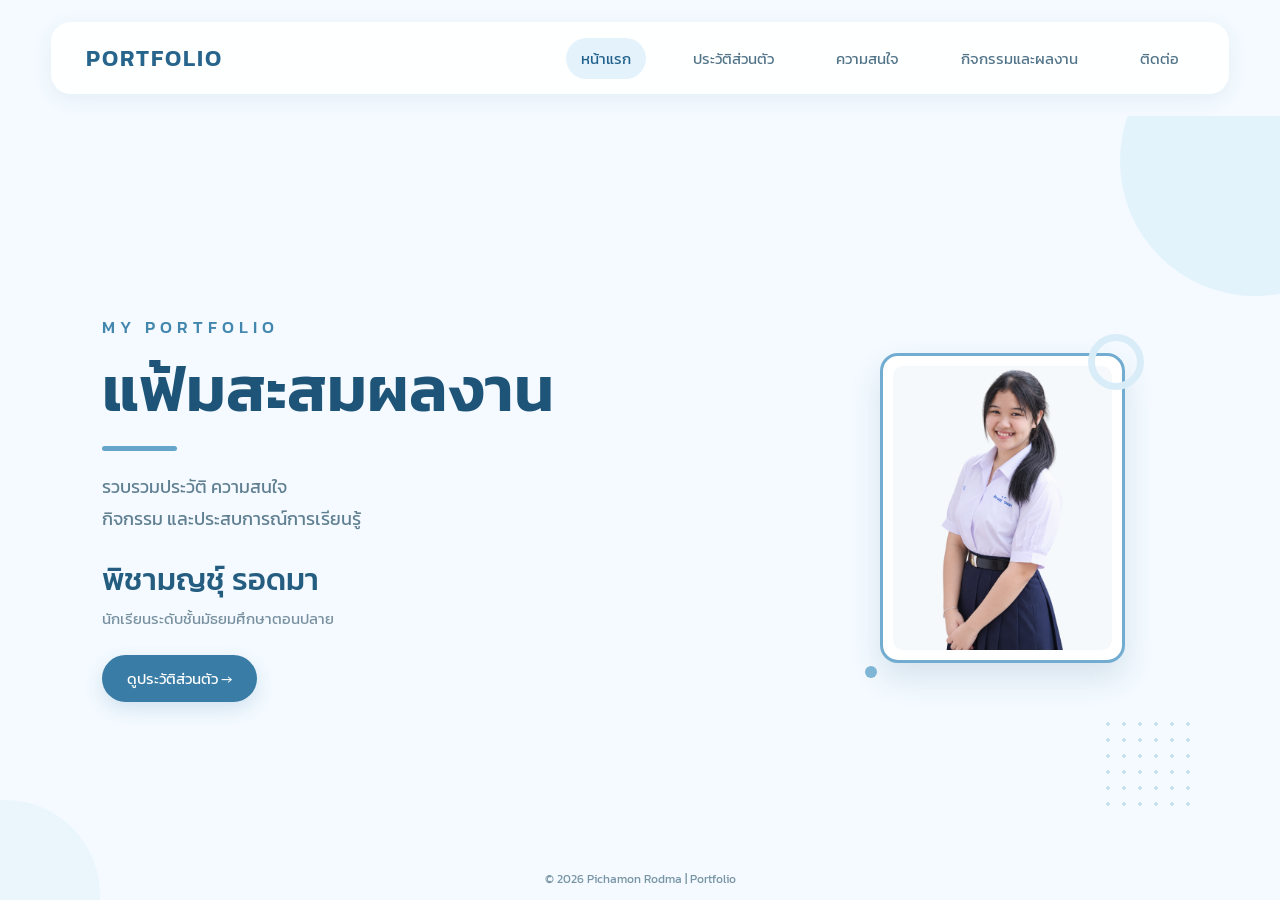
<file: index.html>
<!DOCTYPE html>

<html lang="th">

<head>

    <meta charset="UTF-8">

    <meta name="viewport" content="width=device-width, initial-scale=1.0">

    <title>Portfolio | พิชามญชุ์ รอดมา</title>

    <link rel="stylesheet"

          href="https://fonts.googleapis.com/css2?family=Kanit:wght@300;400;500;600;700&display=swap">

    <style>

        * {

            box-sizing: border-box;

        }

        body {

            margin: 0;

            font-family: "Kanit", sans-serif;

            background: #f4faff;

            color: #23577c;

        }

        /* =========================

           NAVBAR

        ========================= */

        .navbar {

            height: 72px;

            margin: 22px 4%;

            padding: 0 35px;

            display: flex;

            align-items: center;

            justify-content: space-between;

            background: rgba(255,255,255,0.95);

            border-radius: 20px;

            box-shadow: 0 5px 20px rgba(45, 100, 135, 0.08);

            position: relative;

            z-index: 10;

        }

        .logo {

            color: #28658c;

            text-decoration: none;

            font-size: 23px;

            font-weight: 600;

            letter-spacing: 2px;

        }

        nav {

            display: flex;

            align-items: center;

            gap: 32px;

        }

        nav a {

            color: #527489;

            text-decoration: none;

            font-size: 15px;

            padding: 9px 15px;

            border-radius: 25px;

            transition: 0.25s;

        }

        nav a:hover,

        nav a.active {

            color: #21618c;

            background: #e4f2fc;

        }

        /* =========================

           COVER

        ========================= */

        .cover {

            min-height: calc(100vh - 116px);

            position: relative;

            overflow: hidden;

            display: flex;

            align-items: center;

            padding: 50px 8%;

        }

        .cover-content {

            width: 100%;

            max-width: 1100px;

            margin: auto;

            display: flex;

            align-items: center;

            justify-content: space-between;

            gap: 70px;

            position: relative;

            z-index: 2;

        }

        /* =========================

           LEFT TEXT

        ========================= */

        .cover-text {

            flex: 1;

            max-width: 600px;

        }

        .small-title {

            margin: 0 0 12px;

            color: #4387ae;

            font-size: 17px;

            font-weight: 500;

            letter-spacing: 5px;

        }

        .cover-text h1 {

            margin: 0;

            color: #1e5478;

            font-size: clamp(45px, 5vw, 65px);

            line-height: 1.15;

            font-weight: 600;

        }

        .line {

            width: 75px;

            height: 5px;

            margin: 20px 0;

            background: #65a5ca;

            border-radius: 10px;

        }

        .welcome {

            margin: 0 0 20px;

            color: #607f91;

            font-size: 18px;

            line-height: 1.8;

        }

        .cover-text h2 {

            margin: 0;

            color: #245d80;

            font-size: 31px;

            font-weight: 500;

        }

        .student {

            margin: 5px 0 25px;

            color: #78909f;

            font-size: 15px;

        }

        /* =========================

           BUTTON

        ========================= */

        .cover-button {

            display: inline-block;

            padding: 12px 25px;

            background: #397ca5;

            color: white;

            text-decoration: none;

            border-radius: 30px;

            font-size: 15px;

            box-shadow: 0 7px 18px rgba(57,124,165,0.18);

            transition: 0.25s;

        }

        .cover-button:hover {

            background: #28678d;

            transform: translateY(-2px);

        }

        /* =========================

           PHOTO

        ========================= */

        .cover-photo {

            width: 350px;

            display: flex;

            justify-content: center;

            align-items: center;

            position: relative;

        }

        .photo-frame {

            width: 245px;

            height: 310px;

            padding: 10px;

            background: white;

            border: 3px solid #72acd0;

            border-radius: 18px;

            box-shadow:

                0 15px 30px rgba(45, 100, 135, 0.15);

            position: relative;

        }

        .photo-frame img {

            width: 100%;

            height: 100%;

            display: block;

            /* สำคัญมาก

               รูปจะไม่โดนตัด */

            object-fit: contain;

            object-position: center;

            border-radius: 10px;

            background: #f5f9fc;

        }

        /* =========================

           เรียบ ๆ ตกแต่งข้างรูป

        ========================= */

        .photo-frame::before {

            content: "";

            position: absolute;

            width: 42px;

            height: 42px;

            border-radius: 50%;

            border: 7px solid #d9edf8;

            top: -22px;

            right: -22px;

        }

        .photo-frame::after {

            content: "";

            position: absolute;

            width: 12px;

            height: 12px;

            border-radius: 50%;

            background: #7fb6d6;

            bottom: -18px;

            left: -18px;

        }

        /* =========================

           BACKGROUND DECORATION

           เรียบ ๆ

        ========================= */

        .decor-circle-1 {

            position: absolute;

            width: 270px;

            height: 270px;

            border-radius: 50%;

            background: #e3f3fc;

            right: -110px;

            top: -90px;

            z-index: 0;

        }

        .decor-circle-2 {

            position: absolute;

            width: 190px;

            height: 190px;

            border-radius: 50%;

            background: #eaf6fc;

            left: -90px;

            bottom: -90px;

            z-index: 0;

        }

        .dots {

            position: absolute;

            width: 90px;

            height: 90px;

            right: 7%;

            bottom: 12%;

            background-image:

                radial-gradient(#78afd0 2px, transparent 2px);

            background-size: 16px 16px;

            opacity: 0.35;

        }

        /* =========================

           FOOTER

        ========================= */

        footer {

            position: absolute;

            bottom: 12px;

            left: 0;

            right: 0;

            text-align: center;

            color: #7895a5;

            font-size: 12px;

        }

        /* =========================

           MOBILE

        ========================= */

        @media (max-width: 850px) {

            .navbar {

                height: auto;

                margin: 12px;

                padding: 15px;

                flex-direction: column;

                gap: 10px;

            }

            nav {

                gap: 5px;

                flex-wrap: wrap;

                justify-content: center;

            }

            nav a {

                font-size: 12px;

                padding: 7px 10px;

            }

            .cover {

                min-height: calc(100vh - 150px);

                padding: 35px 20px 70px;

            }

            .cover-content {

                flex-direction: column-reverse;

                gap: 30px;

                text-align: center;

            }

            .cover-text {

                max-width: 100%;

            }

            .small-title {

                font-size: 14px;

            }

            .cover-text h1 {

                font-size: 42px;

            }

            .line {

                margin: 18px auto;

            }

            .cover-text h2 {

                font-size: 27px;

            }

            .cover-photo {

                width: 100%;

            }

            .photo-frame {

                width: 195px;

                height: 245px;

            }

            footer {

                bottom: 7px;

            }

        }

    </style>

</head>

<body>

<!-- =========================

     MENU

========================= -->

<header class="navbar">

    <a href="index.html" class="logo">

        PORTFOLIO

    </a>

    <nav>

        <a href="index.html" class="active">

            หน้าแรก

        </a>

        <a href="profile.html">

            ประวัติส่วนตัว

        </a>

        <a href="interest.html">

            ความสนใจ

        </a>

        <a href="activities.html">

            กิจกรรมและผลงาน

        </a>

        <a href="contact.html">

            ติดต่อ

        </a>

    </nav>

</header>

<!-- =========================

     หน้าปก

========================= -->

<main class="cover">

    <!-- ตกแต่งพื้นหลัง -->

    <div class="decor-circle-1"></div>

    <div class="decor-circle-2"></div>

    <div class="dots"></div>

    <div class="cover-content">

        <!-- ข้อความด้านซ้าย -->

        <section class="cover-text">

            <p class="small-title">

                MY PORTFOLIO

            </p>

            <h1>

                แฟ้มสะสมผลงาน

            </h1>

            <div class="line"></div>

            <p class="welcome">

                รวบรวมประวัติ ความสนใจ<br>

                กิจกรรม และประสบการณ์การเรียนรู้

            </p>

            <h2>

                พิชามญชุ์ รอดมา

            </h2>

            <p class="student">

                นักเรียนระดับชั้นมัธยมศึกษาตอนปลาย

            </p>

            <a href="profile.html" class="cover-button">

                ดูประวัติส่วนตัว →

            </a>

        </section>

        <!-- รูปด้านขวา -->

        <section class="cover-photo">

            <div class="photo-frame">

                <img

                    src="71C32957-C1D7-4CF0-8DD6-E4A524ECE2E8.png"

                    alt="รูปโปรไฟล์"

                >

            </div>

        </section>

    </div>

    <footer>

        © 2026 Pichamon Rodma | Portfolio

    </footer>

</main>

</body>

</html>
</file>
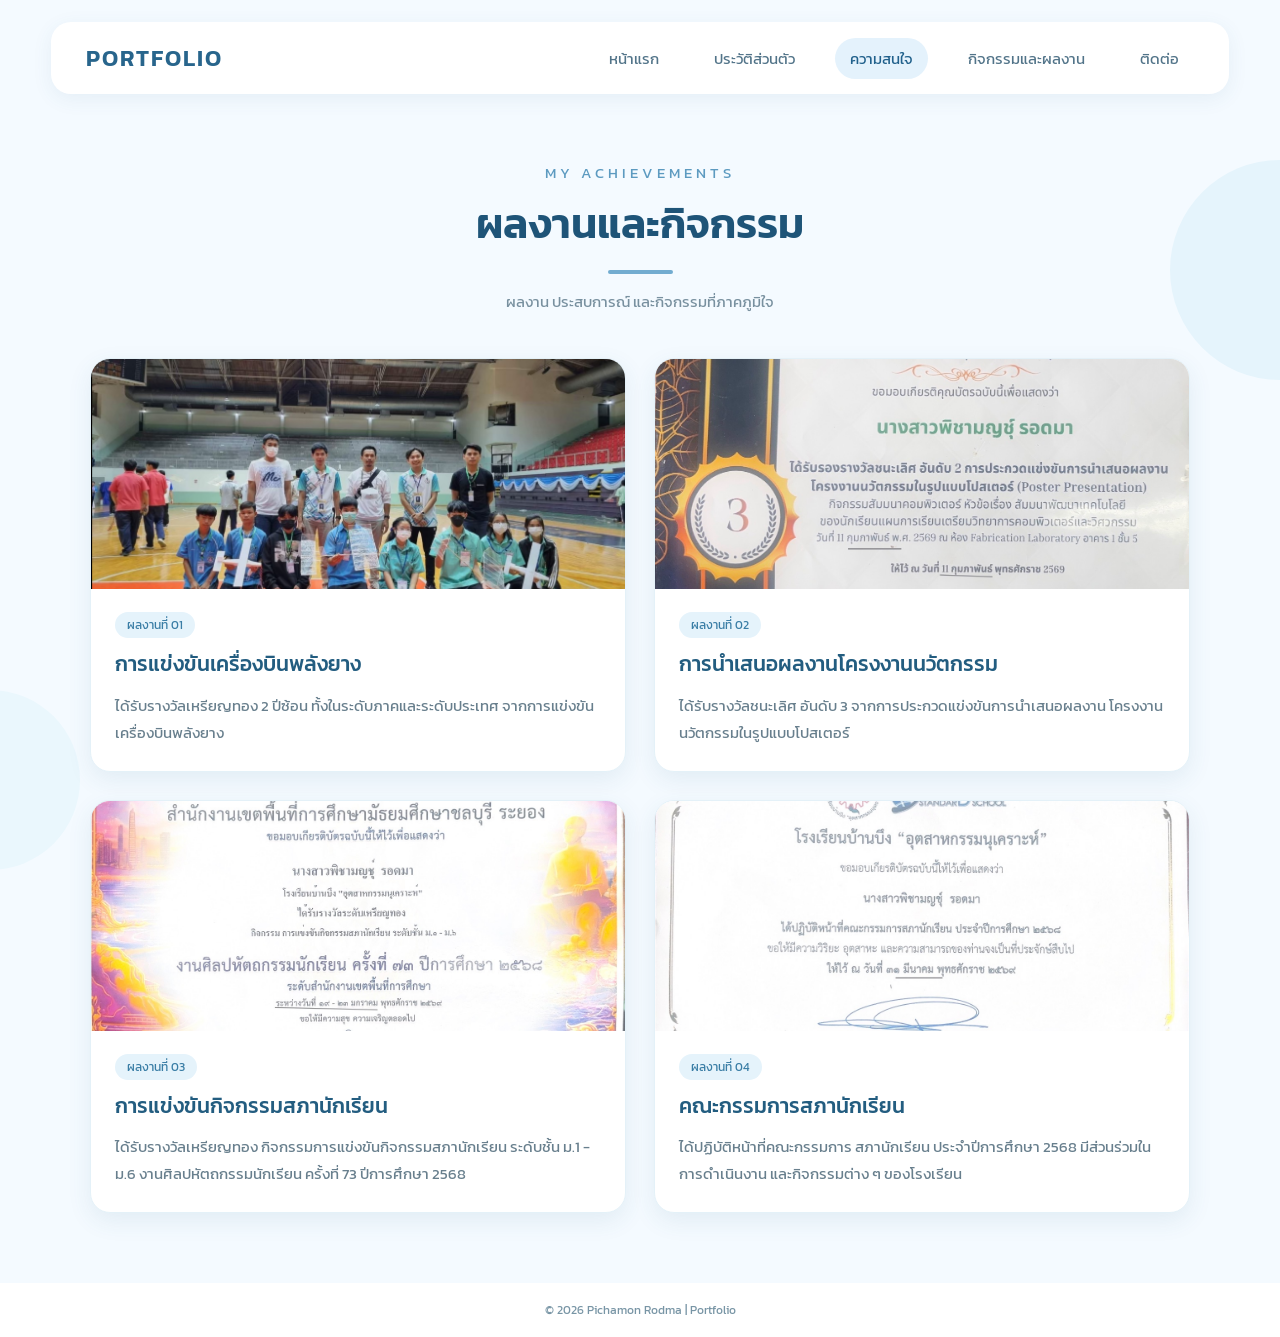
<file: activities.html>
<!DOCTYPE html>

<html lang="th">

<head>

    <meta charset="UTF-8">

    <meta name="viewport" content="width=device-width, initial-scale=1.0">

    <title>ผลงานและกิจกรรม | พิชามญชุ์ รอดมา</title>

    <link rel="stylesheet"

          href="https://fonts.googleapis.com/css2?family=Kanit:wght@300;400;500;600;700&display=swap">

    <style>

        * {

            box-sizing: border-box;

        }

        body {

            margin: 0;

            font-family: "Kanit", sans-serif;

            background: #f4faff;

            color: #245d80;

        }

        /* ================= NAVBAR ================= */

        .navbar {

            height: 72px;

            margin: 22px 4%;

            padding: 0 35px;

            display: flex;

            align-items: center;

            justify-content: space-between;

            background: white;

            border-radius: 20px;

            box-shadow: 0 5px 20px rgba(45, 100, 135, 0.08);

            position: relative;

            z-index: 10;

        }

        .logo {

            color: #28658c;

            text-decoration: none;

            font-size: 23px;

            font-weight: 600;

            letter-spacing: 2px;

        }

        nav {

            display: flex;

            align-items: center;

            gap: 25px;

        }

        nav a {

            color: #527489;

            text-decoration: none;

            font-size: 15px;

            padding: 9px 15px;

            border-radius: 25px;

            transition: 0.25s;

        }

        nav a:hover,

        nav a.active {

            color: #21618c;

            background: #e4f2fc;

        }

        /* ================= HEADER ================= */

        .page-header {

            text-align: center;

            padding: 45px 20px 25px;

        }

        .page-header p {

            margin: 0 0 8px;

            color: #5c9ac0;

            font-size: 15px;

            letter-spacing: 4px;

        }

        .page-header h1 {

            margin: 0;

            color: #1e5478;

            font-size: 42px;

            font-weight: 600;

        }

        .page-line {

            width: 65px;

            height: 4px;

            margin: 15px auto;

            background: #72acd0;

            border-radius: 10px;

        }

        .page-header span {

            color: #78909f;

            font-size: 15px;

        }

        /* ================= CONTENT ================= */

        .activities {

            width: 90%;

            max-width: 1100px;

            margin: 20px auto 70px;

            display: grid;

            grid-template-columns: repeat(2, 1fr);

            gap: 28px;

            position: relative;

        }

        /* ================= CARD ================= */

        .activity-card {

            background: white;

            border-radius: 20px;

            overflow: hidden;

            box-shadow: 0 8px 25px rgba(45, 100, 135, 0.09);

            border: 1px solid #e4f1f8;

            transition: 0.25s;

        }

        .activity-card:hover {

            transform: translateY(-5px);

            box-shadow: 0 15px 30px rgba(45, 100, 135, 0.14);

        }

        /* ================= IMAGE ================= */

        .activity-image {

            width: 100%;

            height: 230px;

            display: block;

            object-fit: cover;

            background: #eaf5fb;

        }

        /* ================= TEXT ================= */

        .activity-content {

            padding: 22px 24px 25px;

        }

        .number {

            display: inline-block;

            padding: 4px 12px;

            margin-bottom: 10px;

            background: #e5f3fb;

            color: #397da5;

            border-radius: 20px;

            font-size: 12px;

        }

        .activity-content h2 {

            margin: 0 0 12px;

            color: #235d80;

            font-size: 21px;

            font-weight: 500;

            line-height: 1.5;

        }

        .activity-content p {

            margin: 0;

            color: #687f8d;

            font-size: 15px;

            line-height: 1.8;

        }

        /* ================= DECORATION ================= */

        .decor-1 {

            position: fixed;

            width: 220px;

            height: 220px;

            border-radius: 50%;

            background: #e5f4fc;

            right: -110px;

            top: 160px;

            z-index: -1;

        }

        .decor-2 {

            position: fixed;

            width: 180px;

            height: 180px;

            border-radius: 50%;

            background: #eaf7fd;

            left: -100px;

            bottom: 30px;

            z-index: -1;

        }

        /* ================= FOOTER ================= */

        footer {

            text-align: center;

            padding: 18px;

            background: white;

            color: #7895a5;

            font-size: 12px;

        }

        /* ================= MOBILE ================= */

        @media (max-width: 800px) {

            .navbar {

                height: auto;

                margin: 12px;

                padding: 15px;

                flex-direction: column;

                gap: 10px;

            }

            nav {

                gap: 4px;

                flex-wrap: wrap;

                justify-content: center;

            }

            nav a {

                font-size: 12px;

                padding: 7px 9px;

            }

            .page-header {

                padding-top: 30px;

            }

            .page-header h1 {

                font-size: 34px;

            }

            .activities {

                grid-template-columns: 1fr;

                width: 92%;

                gap: 20px;

            }

            .activity-image {

                height: 220px;

            }

        }

    </style>

</head>

<body>

<!-- ================= NAVBAR ================= -->

<header class="navbar">

    <a href="index.html" class="logo">

        PORTFOLIO

    </a>

    <nav>

        <a href="index.html">

            หน้าแรก

        </a>

        <a href="profile.html">

            ประวัติส่วนตัว

        </a>

        <a href="interest.html" class="active">

            ความสนใจ

        </a>

        <a href="activities.html">

            กิจกรรมและผลงาน

        </a>

        <a href="contact.html">

            ติดต่อ

        </a>

    </nav>

</header>

<!-- ================= DECORATION ================= -->

<div class="decor-1"></div>

<div class="decor-2"></div>

<!-- ================= HEADER ================= -->

<section class="page-header">

    <p>MY ACHIEVEMENTS</p>

    <h1>ผลงานและกิจกรรม</h1>

    <div class="page-line"></div>

    <span>

        ผลงาน ประสบการณ์ และกิจกรรมที่ภาคภูมิใจ

    </span>

</section>

<!-- ================= ACTIVITIES ================= -->

<section class="activities">

    <!-- ผลงานที่ 1 -->

    <article class="activity-card">

        <img

            src="IMG_1935.jpeg"

            alt="การแข่งขันเครื่องบินพลังยาง"

            class="activity-image"

        >

        <div class="activity-content">

            <span class="number">

                ผลงานที่ 01

            </span>

            <h2>

                การแข่งขันเครื่องบินพลังยาง

            </h2>

            <p>

                ได้รับรางวัลเหรียญทอง 2 ปีซ้อน

                ทั้งในระดับภาคและระดับประเทศ

                จากการแข่งขันเครื่องบินพลังยาง

            </p>

        </div>

    </article>

    <!-- ผลงานที่ 2 -->

    <article class="activity-card">

        <img

            src="IMG_8207.jpeg"

            alt="การนำเสนอผลงานโครงงานนวัตกรรม"

            class="activity-image"

        >

        <div class="activity-content">

            <span class="number">

                ผลงานที่ 02

            </span>

            <h2>

                การนำเสนอผลงานโครงงานนวัตกรรม

            </h2>

            <p>

                ได้รับรางวัลชนะเลิศ อันดับ 3

                จากการประกวดแข่งขันการนำเสนอผลงาน

                โครงงานนวัตกรรมในรูปแบบโปสเตอร์

            </p>

        </div>

    </article>

    <!-- ผลงานที่ 3 -->

    <article class="activity-card">

        <img

            src="IMG_8208.jpeg"

            alt="การแข่งขันกิจกรรมสภานักเรียน"

            class="activity-image"

        >

        <div class="activity-content">

            <span class="number">

                ผลงานที่ 03

            </span>

            <h2>

                การแข่งขันกิจกรรมสภานักเรียน

            </h2>

            <p>

                ได้รับรางวัลเหรียญทอง

                กิจกรรมการแข่งขันกิจกรรมสภานักเรียน

                ระดับชั้น ม.1 - ม.6

                งานศิลปหัตถกรรมนักเรียน ครั้งที่ 73

                ปีการศึกษา 2568

            </p>

        </div>

    </article>

    <!-- ผลงานที่ 4 -->

    <article class="activity-card">

        <img

            src="IMG_8209.jpeg"

            alt="คณะกรรมการสภานักเรียน"

            class="activity-image"

        >

        <div class="activity-content">

            <span class="number">

                ผลงานที่ 04

            </span>

            <h2>

                คณะกรรมการสภานักเรียน

            </h2>

            <p>

                ได้ปฏิบัติหน้าที่คณะกรรมการ

                สภานักเรียน ประจำปีการศึกษา 2568

                มีส่วนร่วมในการดำเนินงาน

                และกิจกรรมต่าง ๆ ของโรงเรียน

            </p>

        </div>

    </article>

</section>

<footer>

    © 2026 Pichamon Rodma | Portfolio

</footer>

</body>

</html>
</file>
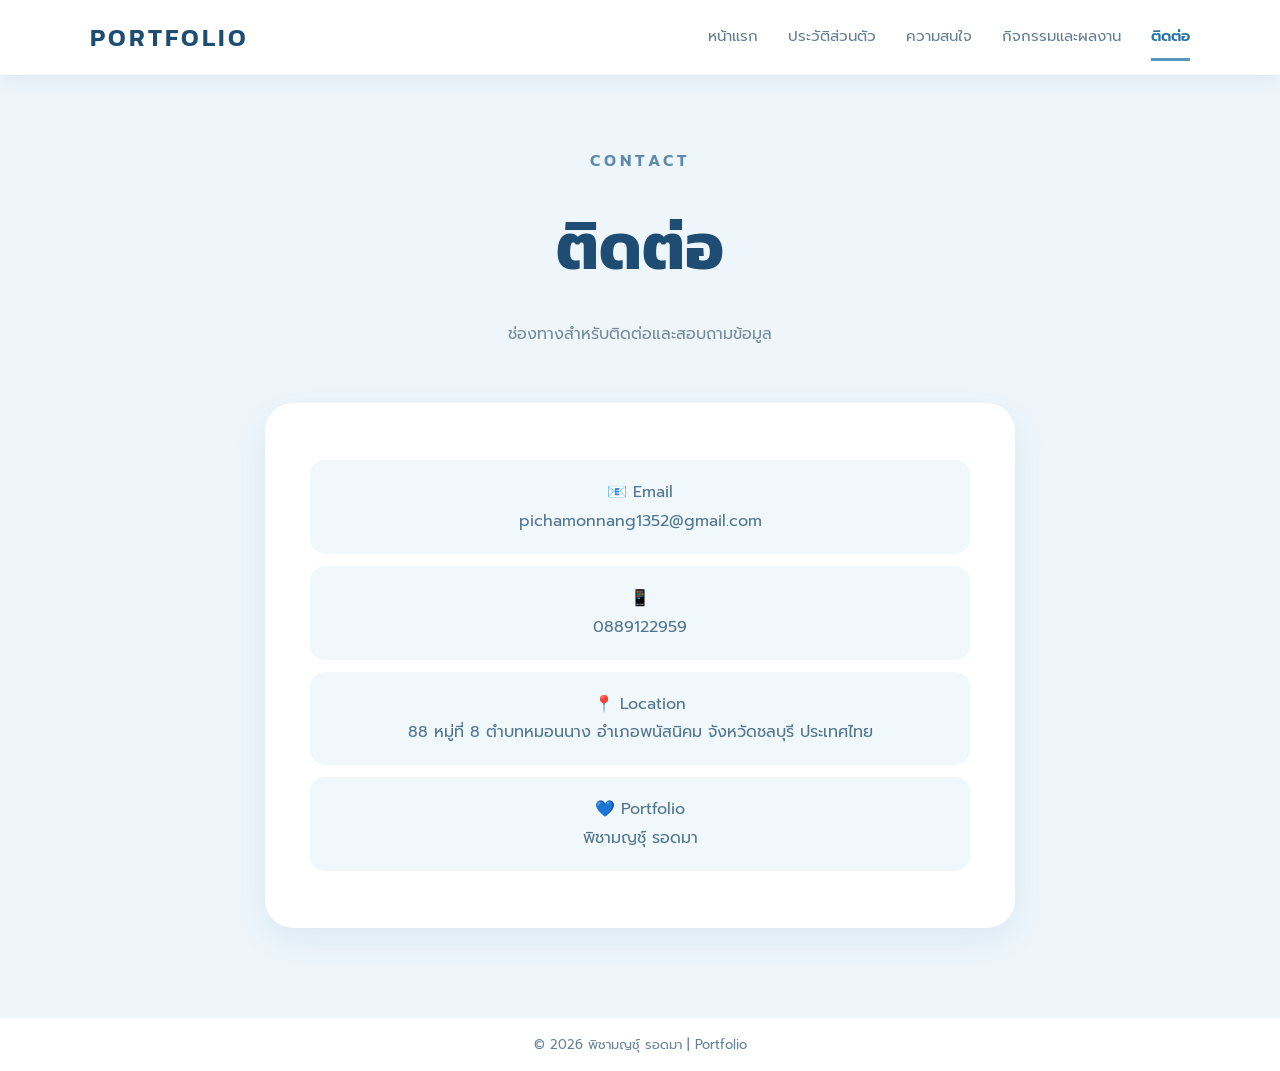
<file: contact.html>
<!DOCTYPE html>

<html lang="th">

<head>

    <meta charset="UTF-8">

    <meta name="viewport" content="width=device-width, initial-scale=1.0">

    <title>ติดต่อ | พิชามญชุ์ รอดมา</title>

    <link rel="stylesheet" href="style.css">

</head>

<body>

<header class="navbar">

    <a href="/" class="logo">PORTFOLIO</a>

    <nav>

        <a href="/">หน้าแรก</a>

        <a href="profile.html">ประวัติส่วนตัว</a>

        <a href="interest.html">ความสนใจ</a>

        <a href="activities.html">กิจกรรมและผลงาน</a>

        <a href="contact.html" class="active">ติดต่อ</a>

    </nav>

</header>

<main class="page">

    <section class="page-title">

        <p class="small-title">

            CONTACT

        </p>

        <h1>

            ติดต่อ

        </h1>

        <p>

            ช่องทางสำหรับติดต่อและสอบถามข้อมูล

        </p>

    </section>

    <section class="contact-box">

        <div class="contact-item">

            📧 Email

            <br>

            pichamonnang1352@gmail.com

        </div>

        <div class="contact-item">

            📱 

            <br>

            0889122959

        </div>

        <div class="contact-item">

            📍 Location

            <br>

           88 หมู่ที่ 8 ตำบทหมอนนาง อำเภอพนัสนิคม จังหวัดชลบุรี ประเทศไทย

        </div>

        <div class="contact-item">

            💙 Portfolio

            <br>

            พิชามญชุ์ รอดมา

        </div>

    </section>

</main>

<footer>

    © 2026 พิชามญชุ์ รอดมา | Portfolio

</footer>

</body>

</html>
</file>
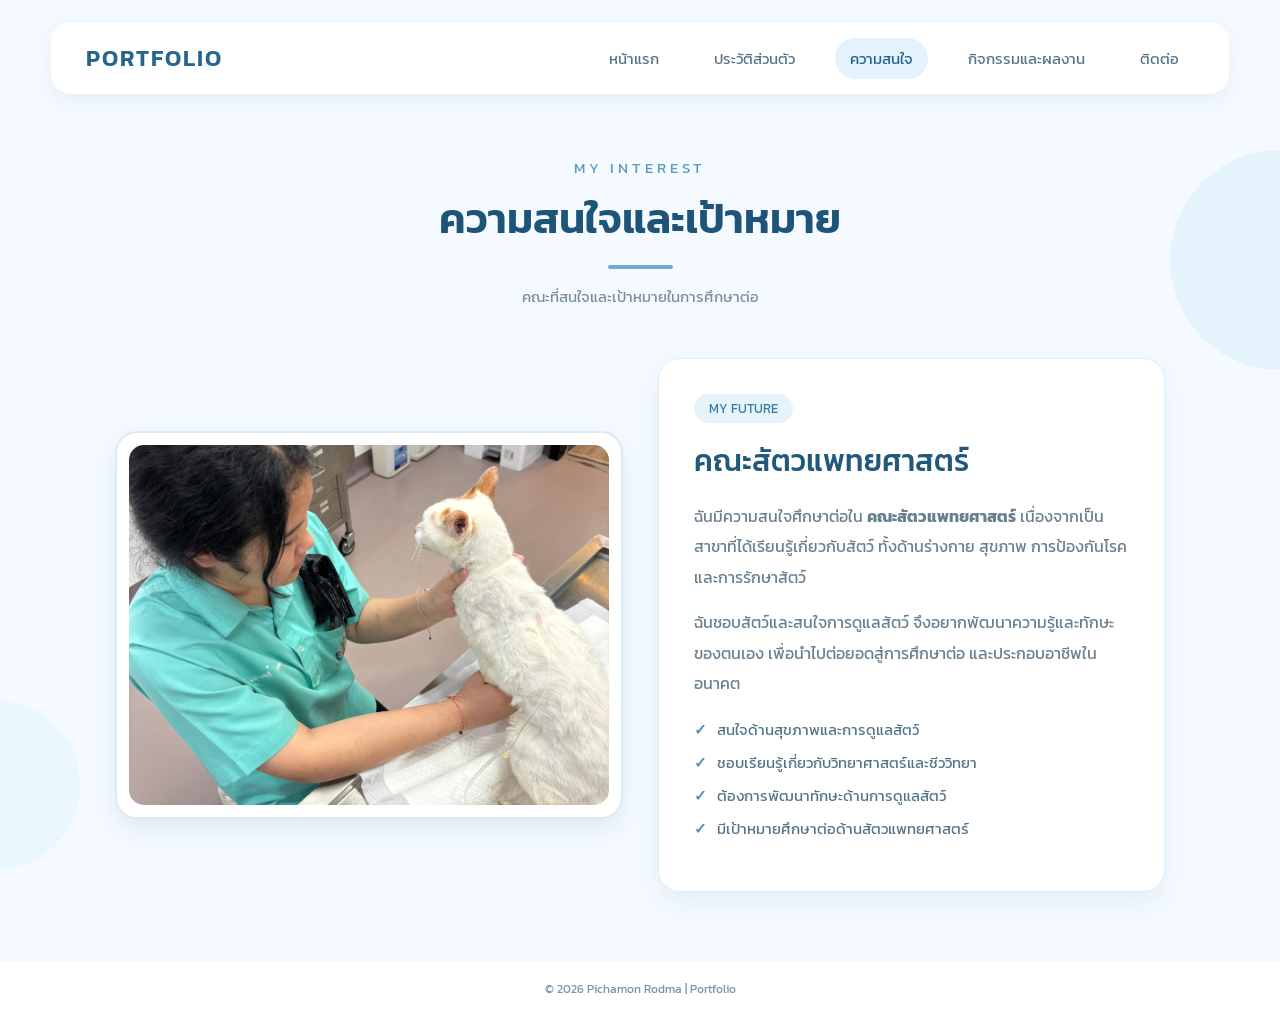
<file: interest.html>
<!DOCTYPE html>

<html lang="th">

<head>

    <meta charset="UTF-8">

    <meta name="viewport" content="width=device-width, initial-scale=1.0">

    <title>ความสนใจ | พิชามญชุ์ รอดมา</title>

    <link rel="stylesheet"

          href="https://fonts.googleapis.com/css2?family=Kanit:wght@300;400;500;600;700&display=swap">

    <style>

        * {

            box-sizing: border-box;

        }

        body {

            margin: 0;

            font-family: "Kanit", sans-serif;

            background: #f4faff;

            color: #245d80;

        }

        /* ================= NAVBAR ================= */

        .navbar {

            height: 72px;

            margin: 22px 4%;

            padding: 0 35px;

            display: flex;

            align-items: center;

            justify-content: space-between;

            background: white;

            border-radius: 20px;

            box-shadow: 0 5px 20px rgba(45, 100, 135, 0.08);

            position: relative;

            z-index: 10;

        }

        .logo {

            color: #28658c;

            text-decoration: none;

            font-size: 23px;

            font-weight: 600;

            letter-spacing: 2px;

        }

        nav {

            display: flex;

            align-items: center;

            gap: 25px;

        }

        nav a {

            color: #527489;

            text-decoration: none;

            font-size: 15px;

            padding: 9px 15px;

            border-radius: 25px;

            transition: 0.25s;

        }

        nav a:hover,

        nav a.active {

            color: #21618c;

            background: #e4f2fc;

        }

        /* ================= HEADER ================= */

        .page-header {

            text-align: center;

            padding: 40px 20px 25px;

        }

        .page-header p {

            margin: 0 0 8px;

            color: #5c9ac0;

            font-size: 15px;

            letter-spacing: 4px;

        }

        .page-header h1 {

            margin: 0;

            color: #1e5478;

            font-size: 42px;

            font-weight: 600;

        }

        .page-line {

            width: 65px;

            height: 4px;

            margin: 15px auto;

            background: #72acd0;

            border-radius: 10px;

        }

        .page-header span {

            color: #78909f;

            font-size: 15px;

        }

        /* ================= MAIN ================= */

        .interest-section {

            width: 90%;

            max-width: 1050px;

            margin: 25px auto 70px;

            display: grid;

            grid-template-columns: 1fr 1fr;

            gap: 35px;

            align-items: center;

        }

        /* ================= รูป ================= */

        .interest-image-box {

            background: white;

            padding: 12px;

            border-radius: 22px;

            border: 2px solid #d8ebf6;

            box-shadow: 0 10px 25px rgba(45, 100, 135, 0.10);

            position: relative;

        }

        .interest-image {

            width: 100%;

            height: 360px;

            display: block;

            object-fit: cover;

            border-radius: 15px;

        }

        /* ================= ข้อความ ================= */

        .interest-content {

            background: white;

            padding: 35px;

            border-radius: 22px;

            border: 1px solid #e1eef5;

            box-shadow: 0 10px 25px rgba(45, 100, 135, 0.08);

        }

        .interest-number {

            display: inline-block;

            padding: 5px 15px;

            margin-bottom: 15px;

            background: #e5f3fb;

            color: #397da5;

            border-radius: 20px;

            font-size: 13px;

        }

        .interest-content h2 {

            margin: 0 0 18px;

            color: #20597c;

            font-size: 30px;

            font-weight: 500;

        }

        .interest-content p {

            margin: 0 0 15px;

            color: #687f8d;

            font-size: 16px;

            line-height: 1.9;

        }

        /* ================= จุดเด่น ================= */

        .interest-list {

            margin-top: 20px;

            padding: 0;

            list-style: none;

        }

        .interest-list li {

            margin-bottom: 10px;

            color: #527489;

            font-size: 15px;

        }

        .interest-list li::before {

            content: "✓";

            color: #4b91b8;

            font-weight: bold;

            margin-right: 10px;

        }

        /* ================= DECORATION ================= */

        .circle-1 {

            position: fixed;

            width: 220px;

            height: 220px;

            border-radius: 50%;

            background: #e5f4fc;

            right: -110px;

            top: 150px;

            z-index: -1;

        }

        .circle-2 {

            position: fixed;

            width: 170px;

            height: 170px;

            border-radius: 50%;

            background: #eaf7fd;

            left: -90px;

            bottom: 30px;

            z-index: -1;

        }

        /* ================= FOOTER ================= */

        footer {

            text-align: center;

            padding: 18px;

            background: white;

            color: #7895a5;

            font-size: 12px;

        }

        /* ================= MOBILE ================= */

        @media (max-width: 800px) {

            .navbar {

                height: auto;

                margin: 12px;

                padding: 15px;

                flex-direction: column;

                gap: 10px;

            }

            nav {

                gap: 4px;

                flex-wrap: wrap;

                justify-content: center;

            }

            nav a {

                font-size: 12px;

                padding: 7px 9px;

            }

            .page-header {

                padding-top: 30px;

            }

            .page-header h1 {

                font-size: 34px;

            }

            .interest-section {

                grid-template-columns: 1fr;

                width: 92%;

                gap: 20px;

            }

            .interest-image {

                height: 300px;

            }

            .interest-content {

                padding: 25px;

            }

            .interest-content h2 {

                font-size: 27px;

            }

        }

    </style>

</head>

<body>

<!-- ================= NAVBAR ================= -->

<header class="navbar">

    <a href="index.html" class="logo">

        PORTFOLIO

    </a>

    <nav>

        <a href="index.html">

            หน้าแรก

        </a>

        <a href="profile.html">

            ประวัติส่วนตัว

        </a>

        <a href="interest.html" class="active">

            ความสนใจ

        </a>

        <a href="activities.html">

            กิจกรรมและผลงาน

        </a>

        <a href="contact.html">

            ติดต่อ

        </a>

    </nav>

</header>

<!-- ================= DECORATION ================= -->

<div class="circle-1"></div>

<div class="circle-2"></div>

<!-- ================= HEADER ================= -->

<section class="page-header">

    <p>MY INTEREST</p>

    <h1>ความสนใจและเป้าหมาย</h1>

    <div class="page-line"></div>

    <span>

        คณะที่สนใจและเป้าหมายในการศึกษาต่อ

    </span>

</section>

<!-- ================= CONTENT ================= -->

<section class="interest-section">

    <!-- รูป -->

    <div class="interest-image-box">

        <img

            src="IMG_9558.jpeg"

            alt="คณะสัตวแพทยศาสตร์"

            class="interest-image"

        >

    </div>

    <!-- ข้อความ -->

    <div class="interest-content">

        <span class="interest-number">

            MY FUTURE

        </span>

        <h2>

            คณะสัตวแพทยศาสตร์

        </h2>

        <p>

            ฉันมีความสนใจศึกษาต่อใน

            <strong>คณะสัตวแพทยศาสตร์</strong>

            เนื่องจากเป็นสาขาที่ได้เรียนรู้เกี่ยวกับสัตว์

            ทั้งด้านร่างกาย สุขภาพ การป้องกันโรค

            และการรักษาสัตว์

        </p>

        <p>

            ฉันชอบสัตว์และสนใจการดูแลสัตว์

            จึงอยากพัฒนาความรู้และทักษะของตนเอง

            เพื่อนำไปต่อยอดสู่การศึกษาต่อ

            และประกอบอาชีพในอนาคต

        </p>

        <ul class="interest-list">

            <li>สนใจด้านสุขภาพและการดูแลสัตว์</li>

            <li>ชอบเรียนรู้เกี่ยวกับวิทยาศาสตร์และชีววิทยา</li>

            <li>ต้องการพัฒนาทักษะด้านการดูแลสัตว์</li>

            <li>มีเป้าหมายศึกษาต่อด้านสัตวแพทยศาสตร์</li>

        </ul>

    </div>

</section>

<footer>

    © 2026 Pichamon Rodma | Portfolio

</footer>

</body>

</html>
</file>
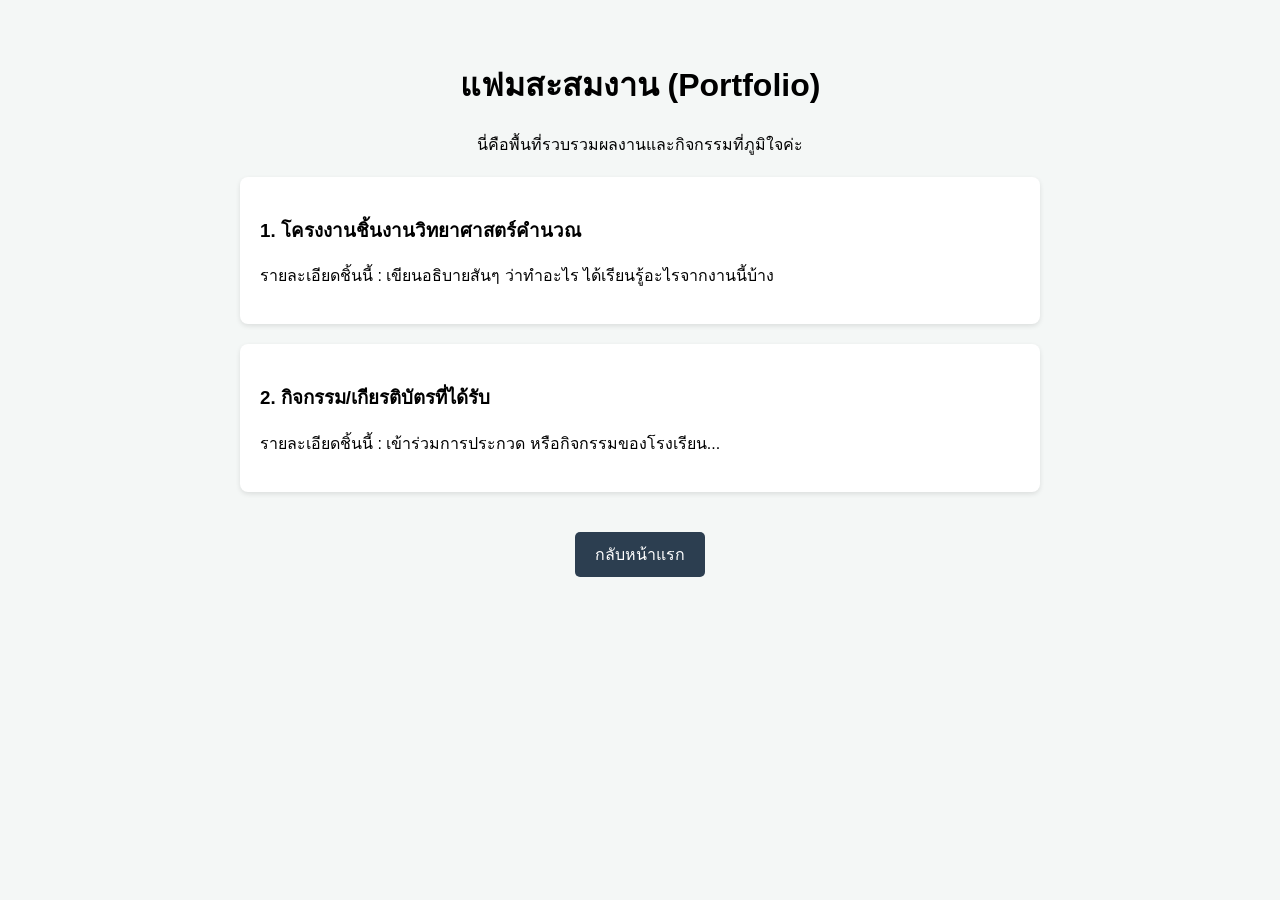
<file: portfolio.html>
<!DOCTYPE html>
<html lang="th">
<head>
<meta charset="UTF-8">
<meta viewport="width=device-width, initial-scale=1.0">
<title>แฟมสะสมงานของฉัน  </title>
<style>
body { font-family: sans-serif; background-color: #f4f7f6; text-align: center;
padding: 30px; }
.container { max-width: 800px; margin: 0 auto; }
.project-card { background: white; padding: 20px; margin: 20px 0; border-radius:
8px; box-shadow: 0 2px 5px rgba(0,0,0,0.1); text-align: left; }
.btn { display: inline-block; background: #2c3e50; color: white; padding: 10px
20px; text-decoration: none; border-radius: 5px; margin-top: 20px; }
</style>
</head>
<body>
<div class="container">
<h1> แฟมสะสมงาน (Portfolio)</h1>
<p>นี่คือพื้นที่รวบรวมผลงานและกิจกรรมที่ภูมิใจค่ะ</p>
<!-- กล่องผลงานชิ้นที่ 1 -->
<div class="project-card">
<h3>1. โครงงานชิ้นงานวิทยาศาสตร์คำนวณ  </h3>
<p>รายละเอียดชิ้นนี้ : เขียนอธิบายสันๆ ว่าทำอะไร ได้เรียนรู้อะไรจากงานนี้บ้าง </p>
</div>
<!-- กล่องผลงานชิ้นนี้ 2 -->
<div class="project-card">
<h3>2. กิจกรรม/เกียรติบัตรที่ได้รับ</h3>
<p>รายละเอียดชิ้นนี้ : เข้าร่วมการประกวด หรือกิจกรรมของโรงเรียน...</p>
</div>
<!-- ปุ่มกดกลับหน้าแรก -->
<a href="index.html" class="btn"> กลับหน้าแรก</a>
</div>
</body>
</html>
</file>
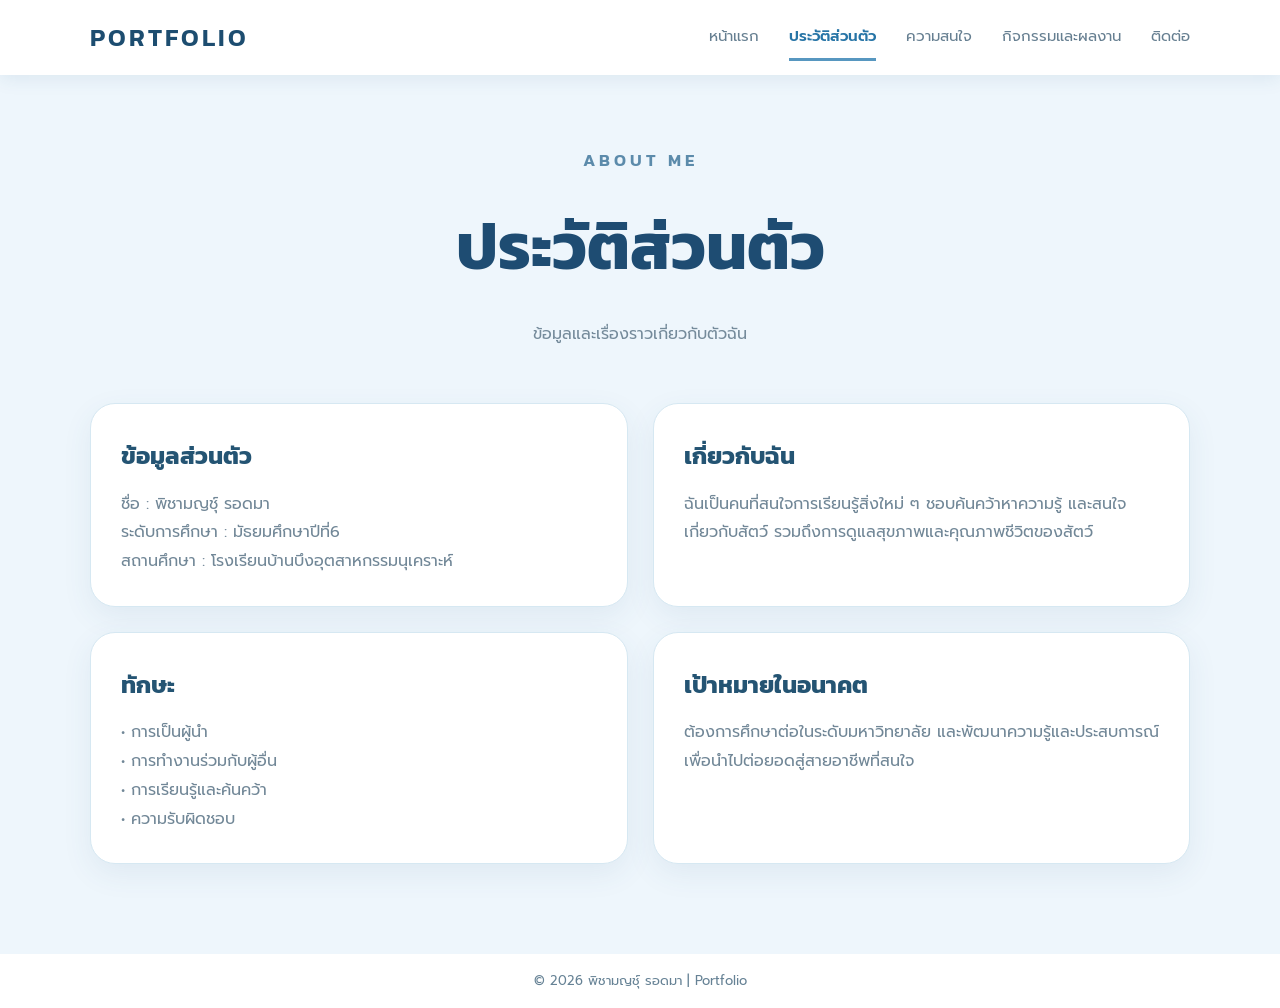
<file: profile.html>
<!DOCTYPE html>

<html lang="th">

<head>

    <meta charset="UTF-8">

    <meta name="viewport" content="width=device-width, initial-scale=1.0">

    <title>ประวัติส่วนตัว | พิชามญชุ์ รอดมา</title>

    <link rel="stylesheet" href="style.css">

</head>

<body>

<header class="navbar">

    <a href="/" class="logo">PORTFOLIO</a>

    <nav>

        <a href="/">หน้าแรก</a>

        <a href="profile.html" class="active">ประวัติส่วนตัว</a>

        <a href="interest.html">ความสนใจ</a>

        <a href="activities.html">กิจกรรมและผลงาน</a>

        <a href="contact.html">ติดต่อ</a>

    </nav>

</header>

<main class="page">

    <section class="page-title">

        <p class="small-title">

            ABOUT ME

        </p>

        <h1>

            ประวัติส่วนตัว

        </h1>

        <p>

            ข้อมูลและเรื่องราวเกี่ยวกับตัวฉัน

        </p>

    </section>

    <section class="cards">

        <div class="card">

            <h2>ข้อมูลส่วนตัว</h2>

            <p>

                ชื่อ : พิชามญชุ์ รอดมา

            </p>

            <p>

                ระดับการศึกษา : มัธยมศึกษาปีที่6

            </p>

            <p>

                สถานศึกษา : โรงเรียนบ้านบึงอุตสาหกรรมนุเคราะห์

            </p>

        </div>

        <div class="card">

            <h2>เกี่ยวกับฉัน</h2>

            <p>

                ฉันเป็นคนที่สนใจการเรียนรู้สิ่งใหม่ ๆ

                ชอบค้นคว้าหาความรู้ และสนใจเกี่ยวกับสัตว์

                รวมถึงการดูแลสุขภาพและคุณภาพชีวิตของสัตว์

            </p>

        </div>

        <div class="card">

            <h2>ทักษะ</h2>

            <p>

                • การเป็นผู้นำ

            </p>

            <p>

                • การทำงานร่วมกับผู้อื่น

            </p>

            <p>

                • การเรียนรู้และค้นคว้า

            </p>

            <p>

                • ความรับผิดชอบ

            </p>

        </div>

        <div class="card">

            <h2>เป้าหมายในอนาคต</h2>

            <p>

                ต้องการศึกษาต่อในระดับมหาวิทยาลัย

                และพัฒนาความรู้และประสบการณ์

                เพื่อนำไปต่อยอดสู่สายอาชีพที่สนใจ

            </p>

        </div>

    </section>

</main>

<footer>

    © 2026 พิชามญชุ์ รอดมา | Portfolio

</footer>

</body>

</html>
</file>
<file: style.css>
@import url('https://fonts.googleapis.com/css2?family=Kanit:wght@300;400;500;600&family=Prompt:wght@300;400;500;600&display=swap');

* {

    margin: 0;

    padding: 0;

    box-sizing: border-box;

}

html {

    scroll-behavior: smooth;

}

body {

    font-family: 'Prompt', sans-serif;

    background: #eef6fc;

    color: #234d6d;

    line-height: 1.8;

}

/* NAVBAR */

.navbar {

    height: 75px;

    background: white;

    display: flex;

    align-items: center;

    justify-content: space-between;

    padding: 0 7%;

    box-shadow: 0 3px 18px rgba(40,90,130,.10);

    position: relative;

    z-index: 20;

}

.logo {

    text-decoration: none;

    color: #1d4d70;

    font-family: 'Kanit', sans-serif;

    font-size: 25px;

    font-weight: 600;

    letter-spacing: 3px;

}

nav {

    display: flex;

    gap: 30px;

}

nav a {

    text-decoration: none;

    color: #667f91;

    font-size: 15px;

    padding: 8px 0;

    transition: .3s;

}

nav a:hover,

nav a.active {

    color: #2674a6;

}

nav a.active {

    font-weight: 600;

    border-bottom: 3px solid #5797c0;

}

/* COVER */

.cover {

    min-height: calc(100vh - 75px);

    position: relative;

    overflow: hidden;

    display: flex;

    justify-content: center;

    align-items: center;

    padding: 45px 20px;

}

.circle {

    position: absolute;

    border-radius: 50%;

    z-index: 0;

}

.circle-1 {

    width: 390px;

    height: 390px;

    background: #d8ecf9;

    left: -190px;

    top: 70px;

}

.circle-2 {

    width: 320px;

    height: 320px;

    background: #cce6f5;

    right: -140px;

    bottom: -70px;

}

.circle-3 {

    width: 90px;

    height: 90px;

    border: 13px solid #d4e9f5;

    right: 13%;

    top: 90px;

}

.dot {

    position: absolute;

    width: 14px;

    height: 14px;

    border-radius: 50%;

    background: #9ec7df;

}

.dot-1 {

    left: 17%;

    bottom: 20%;

}

.dot-2 {

    right: 20%;

    bottom: 27%;

}

/* COVER BOX */

.cover-box {

    width: min(1050px, 95%);

    min-height: 620px;

    background: rgba(255,255,255,.97);

    border: 1px solid #d4e8f3;

    border-radius: 38px;

    box-shadow: 0 22px 60px rgba(36,86,119,.15);

    position: relative;

    z-index: 5;

    display: flex;

    flex-direction: column;

    align-items: center;

    justify-content: center;

    text-align: center;

    padding: 50px 30px;

}

/* CORNERS */

.corner {

    position: absolute;

    width: 60px;

    height: 60px;

    border-color: #9fc8df;

}

.corner-tl {

    top: 25px;

    left: 25px;

    border-top: 3px solid;

    border-left: 3px solid;

    border-radius: 15px 0 0 0;

}

.corner-tr {

    top: 25px;

    right: 25px;

    border-top: 3px solid;

    border-right: 3px solid;

    border-radius: 0 15px 0 0;

}

.corner-bl {

    bottom: 25px;

    left: 25px;

    border-bottom: 3px solid;

    border-left: 3px solid;

    border-radius: 0 0 0 15px;

}

.corner-br {

    bottom: 25px;

    right: 25px;

    border-bottom: 3px solid;

    border-right: 3px solid;

    border-radius: 0 0 15px 0;

}

/* PHOTO */

.cover-image {

    width: 150px !important;

    height: 150px !important;

    object-fit: contain;

    border-radius: 50%;

    background: white;

    border: 5px solid white;

    box-shadow: 0 10px 28px rgba(38,87,119,.20);

    margin-bottom: 20px;

}

/* TEXT */

.top-line {

    width: 80px;

    height: 5px;

    background: #478db9;

    border-radius: 20px;

    margin-bottom: 22px;

}

.subtitle {

    font-family: 'Kanit', sans-serif;

    font-size: 17px;

    letter-spacing: 5px;

    color: #6b96b0;

}

.cover-box h1 {

    font-family: 'Kanit', sans-serif;

    font-size: clamp(55px, 9vw, 100px);

    letter-spacing: 7px;

    line-height: 1;

    color: #20557d;

    margin: 10px 0 20px;

}

.title-line {

    width: 280px;

    height: 2px;

    background: #b9d8e9;

    margin-bottom: 20px;

}

.cover-box h2 {

    font-family: 'Kanit', sans-serif;

    font-size: 31px;

    font-weight: 500;

    color: #245473;

}

.student {

    color: #8195a4;

    margin-bottom: 22px;

}

/* TAGS */

.tags {

    display: flex;

    gap: 10px;

    flex-wrap: wrap;

    justify-content: center;

    margin-bottom: 22px;

}

.tags span {

    padding: 6px 18px;

    border-radius: 30px;

    background: #edf7fc;

    border: 1px solid #c7dfed;

    color: #417b9e;

    font-size: 14px;

}

.welcome {

    max-width: 650px;

    color: #78909f;

    font-size: 15px;

}

.mini-line {

    display: flex;

    gap: 8px;

    margin-top: 22px;

}

.mini-line span {

    width: 25px;

    height: 4px;

    border-radius: 10px;

    background: #b5d5e7;

}

.mini-line span:nth-child(2) {

    width: 45px;

    background: #70a7c5;

}

/* NORMAL PAGES */

.page {

    min-height: calc(100vh - 75px);

    padding: 70px 7% 90px;

    position: relative;

}

.page-title {

    text-align: center;

    max-width: 750px;

    margin: 0 auto 55px;

}

.page-title .small-title {

    font-family: 'Kanit', sans-serif;

    color: #5c8bab;

    letter-spacing: 4px;

}

.page-title h1 {

    font-family: 'Kanit', sans-serif;

    font-size: clamp(40px,6vw,65px);

    color: #1e4c72;

    margin: 5px 0 15px;

}

.page-title p:last-child {

    color: #758b9b;

}

/* CARDS */

.cards {

    max-width: 1100px;

    margin: auto;

    display: grid;

    grid-template-columns: repeat(2,1fr);

    gap: 25px;

}

.card {

    background: white;

    border: 1px solid #d6e8f2;

    border-radius: 25px;

    padding: 30px;

    box-shadow: 0 10px 30px rgba(45,95,130,.08);

}

.card h2 {

    font-family: 'Kanit', sans-serif;

    color: #245473;

    margin-bottom: 12px;

}

.card p {

    color: #718797;

}

/* INTEREST */

.interest-grid {

    max-width: 1100px;

    margin: auto;

    display: grid;

    grid-template-columns: repeat(3,1fr);

    gap: 25px;

}

.interest-card {

    background: white;

    border: 1px solid #d6e8f2;

    border-radius: 25px;

    padding: 28px;

    box-shadow: 0 10px 30px rgba(45,95,130,.08);

}

.interest-icon {

    width: 65px;

    height: 65px;

    background: #e8f4fb;

    border-radius: 18px;

    display: flex;

    align-items: center;

    justify-content: center;

    font-size: 32px;

    margin-bottom: 18px;

}

.interest-card h2 {

    font-family: 'Kanit', sans-serif;

    font-size: 23px;

    color: #245473;

}

.interest-card p {

    color: #718797;

    font-size: 15px;

}

.goal {

    max-width: 900px;

    margin: 50px auto 0;

    background: white;

    border: 1px solid #d6e8f2;

    border-radius: 25px;

    padding: 30px;

    text-align: center;

}

.goal h2 {

    font-family: 'Kanit', sans-serif;

    color: #245473;

}

/* ACTIVITIES */

.activity-list {

    max-width: 950px;

    margin: auto;

}

.activity {

    background: white;

    border-left: 6px solid #5798c2;

    border-radius: 20px;

    padding: 25px 30px;

    margin-bottom: 20px;

    box-shadow: 0 8px 25px rgba(45,95,130,.08);

}

.activity h2 {

    font-family: 'Kanit', sans-serif;

    color: #245473;

}

.activity p {

    color: #718797;

}

/* CONTACT */

.contact-box {

    max-width: 750px;

    margin: auto;

    background: white;

    border-radius: 28px;

    padding: 45px;

    box-shadow: 0 12px 35px rgba(45,95,130,.09);

    text-align: center;

}

.contact-item {

    padding: 18px;

    margin: 12px 0;

    background: #f1f8fc;

    border-radius: 15px;

    color: #517590;

}

/* FOOTER */

footer {

    background: #1e4d70;

    color: white;

    text-align: center;

    padding: 20px;

}

/* MOBILE */

@media (max-width: 850px) {

    .navbar {

        padding: 0 20px;

    }

    nav {

        gap: 12px;

    }

    nav a {

        font-size: 12px;

    }

    .cover-box {

        min-height: 570px;

    }

    .cover-image {

        width: 140px !important;

        height: 140px !important;

    }

    .interest-grid,

    .cards {

        grid-template-columns: 1fr;

    }

    .page {

        padding: 50px 20px 70px;

    }

}

@media (max-width: 600px) {

    .navbar {

        height: 65px;

    }

    .logo {

        font-size: 20px;

    }

    nav {

        gap: 7px;

    }

    nav a {

        font-size: 9px;

    }

    .cover {

        padding: 20px 10px;

    }

    .cover-box {

        width: 97%;

        min-height: 540px;

        padding: 35px 15px;

        border-radius: 28px;

    }

    .cover-image {

        width: 125px !important;

        height: 125px !important;

    }

    .cover-box h1 {

        font-size: 43px;

        letter-spacing: 3px;

    }

    .cover-box h2 {

        font-size: 24px;

    }

    .subtitle {

        font-size: 13px;

    }

    .welcome {

        font-size: 13px;

    }

    .contact-box {

        padding: 30px 20px;

    }

}
/* =========================

   COVER PAGE

========================= */

.cover {

    min-height: calc(100vh - 70px);

    position: relative;

    overflow: hidden;

    background: linear-gradient(135deg, #eef7ff 0%, #ffffff 48%, #dceeff 100%);

    display: flex;

    align-items: center;

    justify-content: center;

    padding: 55px 8%;

}

.cover-content {

    width: 100%;

    max-width: 1100px;

    display: flex;

    align-items: center;

    justify-content: space-between;

    gap: 70px;

    position: relative;

    z-index: 2;

}

/* ข้อความ */

.cover-text {

    flex: 1;

    max-width: 570px;

}

.small-title {

    font-size: 17px;

    letter-spacing: 4px;

    color: #3978a8;

    font-weight: 600;

    margin-bottom: 12px;

}

.cover-text h1 {

    font-size: clamp(42px, 5vw, 65px);

    color: #173f5f;

    margin: 0;

    line-height: 1.15;

    font-weight: 700;

}

.line {

    width: 90px;

    height: 5px;

    background: #4e91bd;

    border-radius: 10px;

    margin: 22px 0;

}

.welcome {

    color: #527087;

    font-size: 18px;

    line-height: 1.8;

    margin-bottom: 18px;

}

.cover-text h2 {

    color: #173f5f;

    font-size: 32px;

    margin: 5px 0;

}

.student {

    color: #668295;

    font-size: 15px;

    margin-bottom: 28px;

}

.cover-button {

    display: inline-block;

    padding: 13px 25px;

    background: #28658f;

    color: white;

    text-decoration: none;

    border-radius: 30px;

    font-size: 16px;

    box-shadow: 0 8px 20px rgba(40, 101, 143, 0.22);

    transition: 0.3s;

}

.cover-button:hover {

    transform: translateY(-3px);

    background: #174e73;

}

/* =========================

   รูปโปรไฟล์

========================= */

.cover-photo {

    width: 390px;

    min-width: 390px;

    display: flex;

    flex-direction: column;

    align-items: center;

    position: relative;

}

.photo-frame {

    width: 330px;

    height: 390px;

    background: white;

    padding: 12px;

    border-radius: 170px 170px 30px 30px;

    box-shadow: 0 20px 45px rgba(39, 91, 123, 0.20);

    border: 5px solid #ffffff;

    overflow: hidden;

    position: relative;

}

.photo-frame img {

    width: 100%;

    height: 100%;

    display: block;

    /* สำคัญ: ไม่ตัดหน้า */

    object-fit: contain;

    /* ทำให้รูปอยู่ตรงกลาง */

    object-position: center;

    border-radius: 150px 150px 20px 20px;

    background: #f5f9fc;

}

.photo-label {

    margin-top: -20px;

    z-index: 5;

    background: #28658f;

    color: white;

    padding: 10px 30px;

    border-radius: 30px;

    letter-spacing: 3px;

    font-size: 13px;

    box-shadow: 0 7px 18px rgba(40, 101, 143, 0.2);

}

/* =========================

   ตกแต่งพื้นหลัง

========================= */

.circle {

    position: absolute;

    border-radius: 50%;

    z-index: 1;

}

.circle-1 {

    width: 280px;

    height: 280px;

    background: rgba(111, 177, 216, 0.15);

    top: -100px;

    right: -70px;

}

.circle-2 {

    width: 180px;

    height: 180px;

    background: rgba(61, 133, 177, 0.10);

    bottom: -60px;

    left: -50px;

}

.dot-pattern {

    position: absolute;

    width: 130px;

    height: 130px;

    right: 4%;

    bottom: 12%;

    opacity: 0.35;

    background-image: radial-gradient(#4e91bd 2px, transparent 2px);

    background-size: 18px 18px;

}

/* =========================

   FOOTER

========================= */

footer {

    text-align: center;

    padding: 15px;

    color: #668295;

    font-size: 13px;

    background: white;

}

/* =========================

   มือถือ / หน้าจอเล็ก

========================= */

@media (max-width: 850px) {

    .cover {

        padding: 45px 25px;

    }

    .cover-content {

        flex-direction: column-reverse;

        text-align: center;

        gap: 30px;

    }

    .cover-text {

        max-width: 100%;

    }

    .line {

        margin: 18px auto;

    }

    .cover-photo {

        width: 300px;

        min-width: 300px;

    }

    .photo-frame {

        width: 260px;

        height: 310px;

    }

    .cover-text h1 {

        font-size: 42px;

    }

    .cover-text h2 {

        font-size: 27px;

    }

}
</file>
